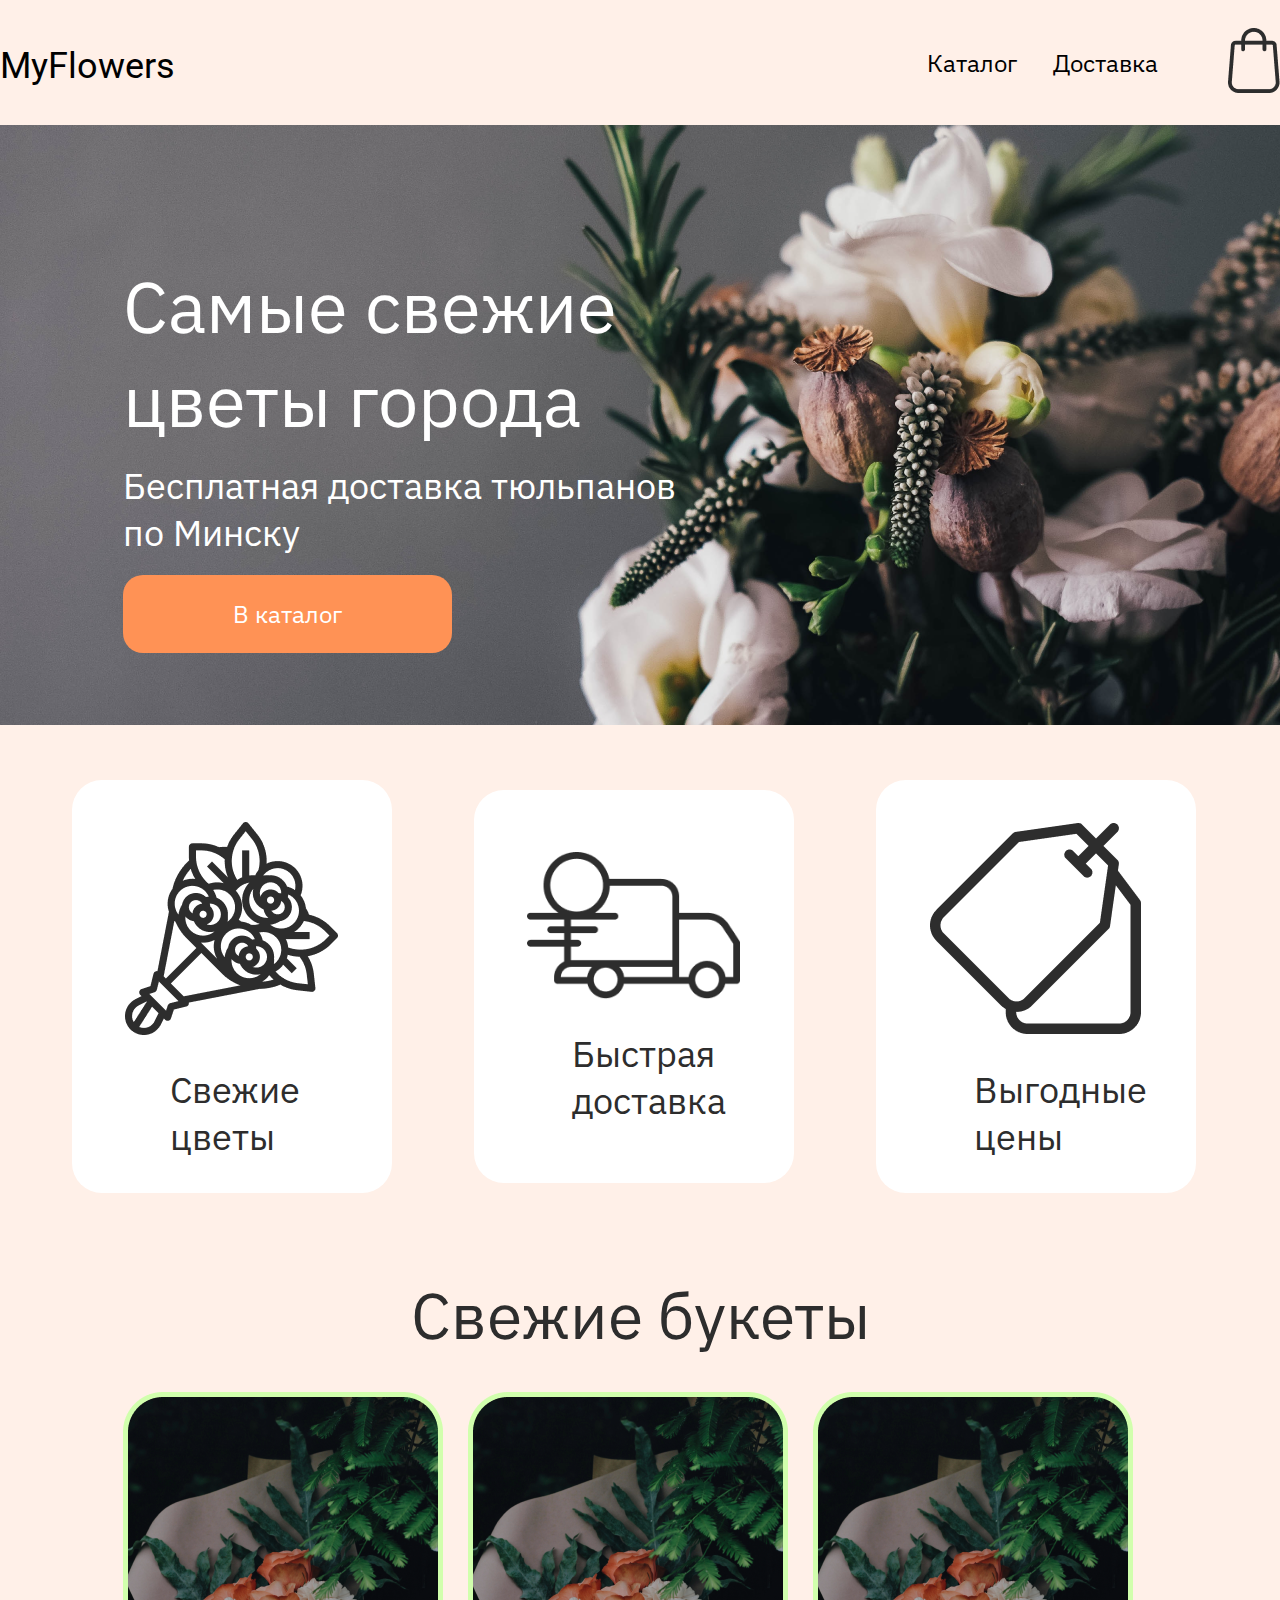
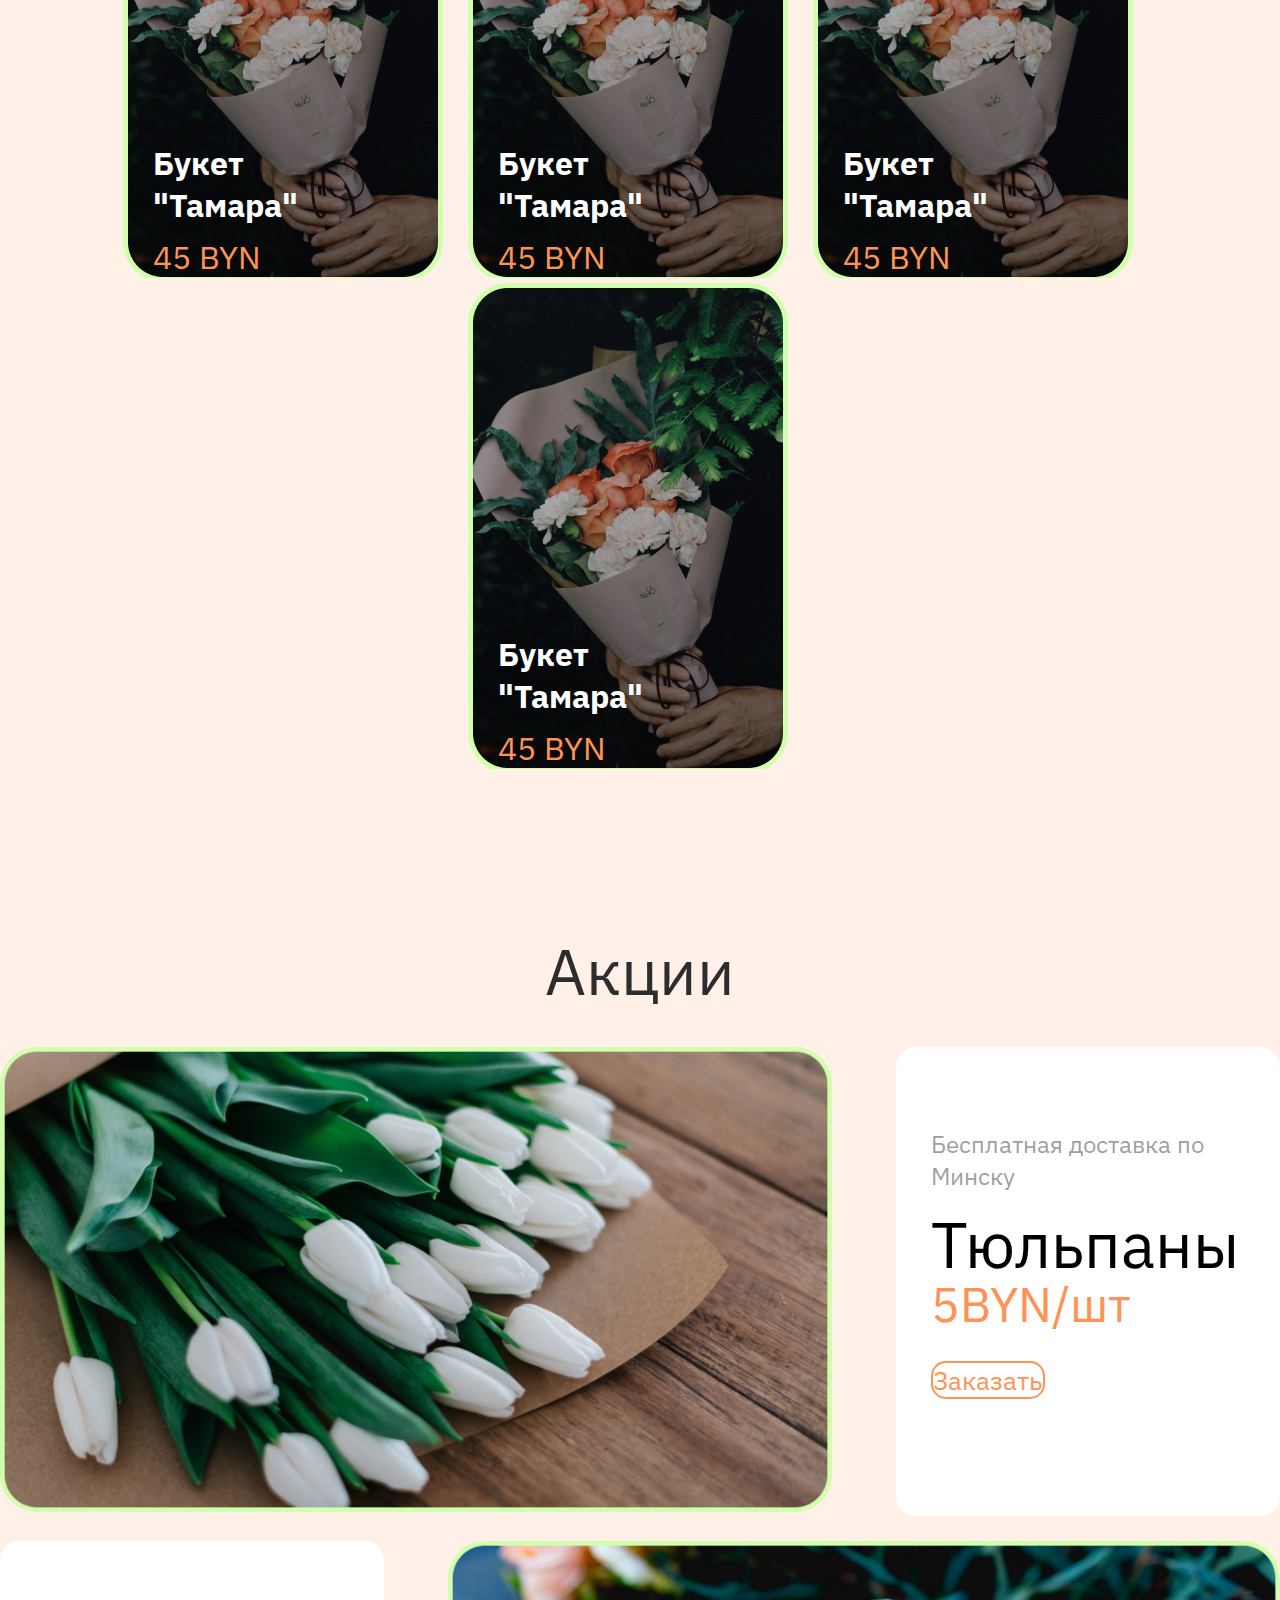
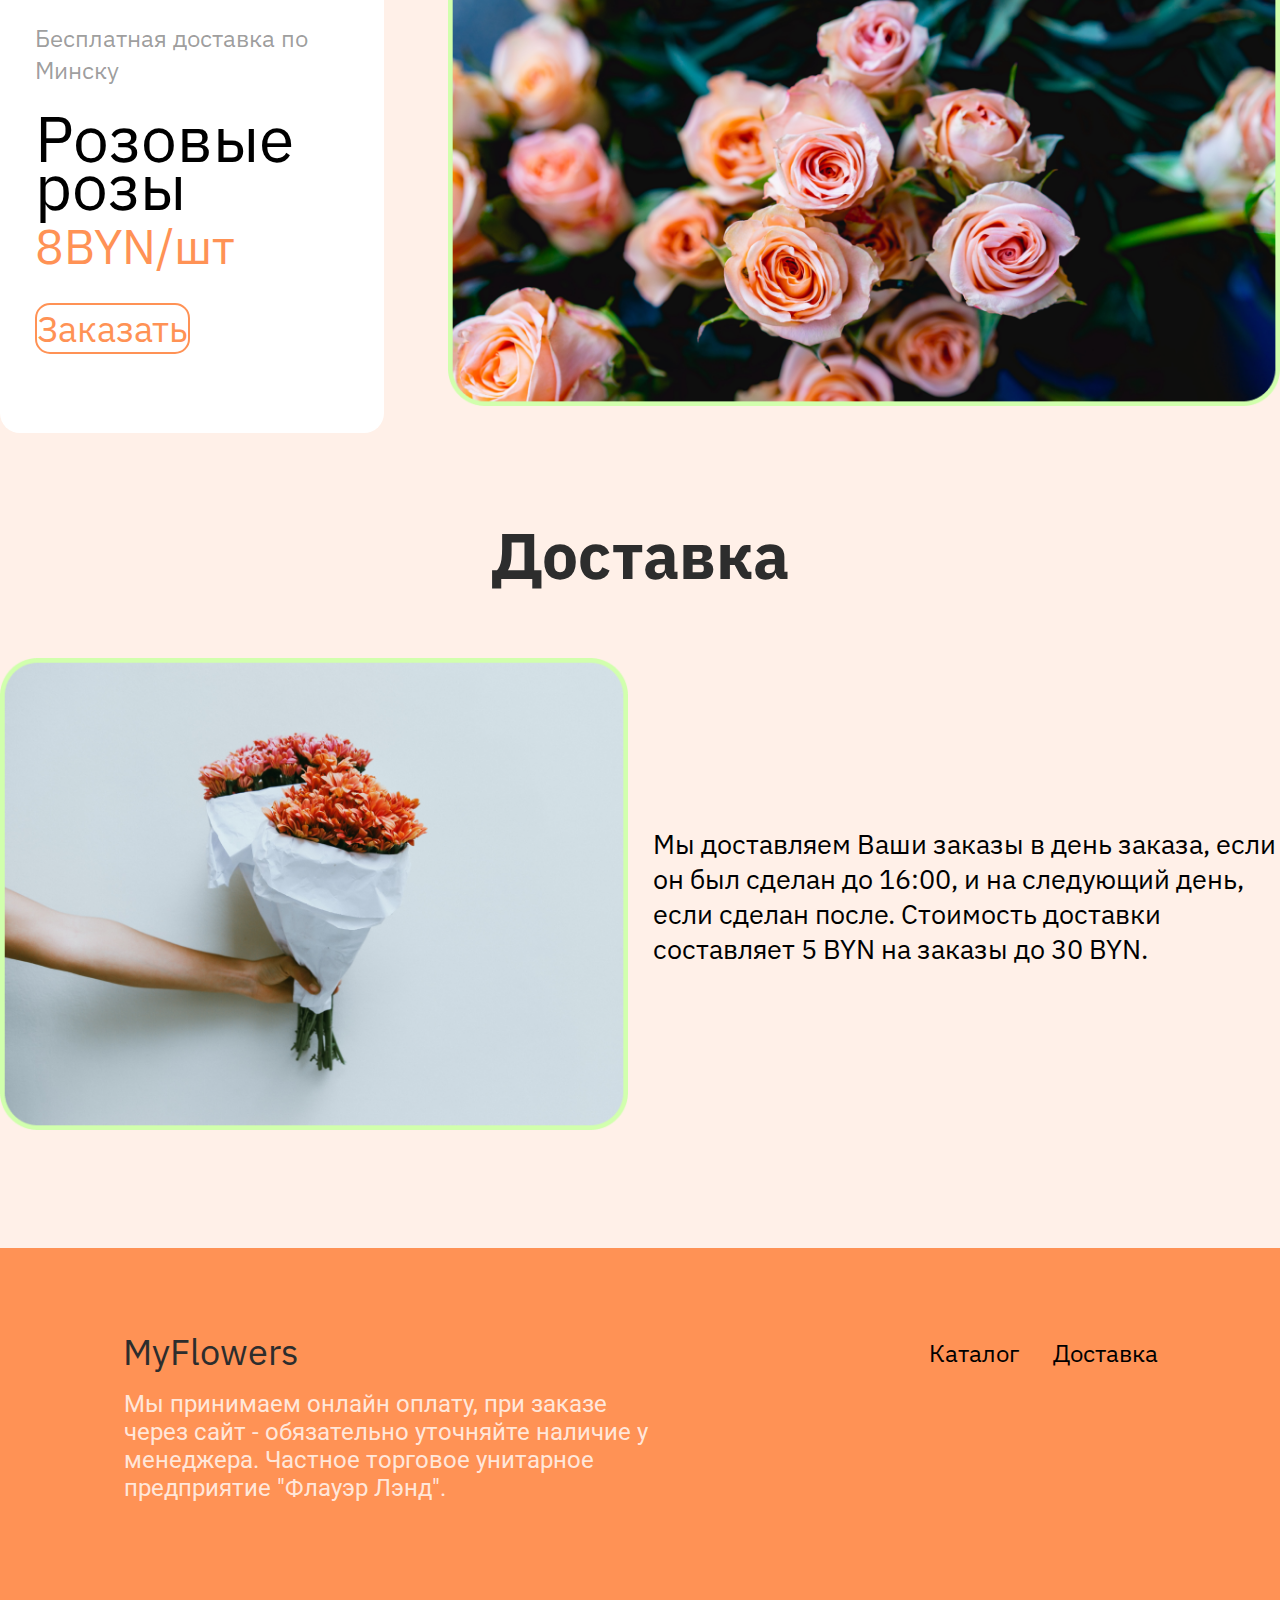
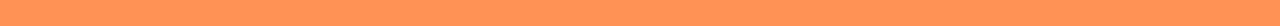
<file: index.html>
<!DOCTYPE html>
<html lang="en">

<head>
    <meta charset="UTF-8">
    <meta http-equiv="X-UA-Compatible" content="IE=edge">
    <meta name="viewport" content="width=device-width, initial-scale=1.0">
    <title>Document</title>
    <link rel="stylesheet" href="style.css">
    <link rel="preconnect" href="https://fonts.gstatic.com">
    <link href="https://fonts.googleapis.com/css2?family=IBM+Plex+Sans:wght@300;400&family=Roboto&display=swap" rel="stylesheet">
</head>

<body>
    <div class="container">
        <header>
            <h2 class="inheader">MyFlowers</h2>
            <div class="nav">
                <nav class="header">
                    <a class="head" href="catalog.html">Каталог</a>
                    <a class="head" href="tovar.html">Доставка</a>
                </nav>
                <a class="img" href="#"><img src="images/packet.png" alt=""></a>
        </header>
        <main>
            <div class="catalog">
                <div class="in-catalog">
                    <h1>Самые свежие цветы города</h1>
                    <p class="p-catalog">Бесплатная доставка тюльпанов по Минску</p>
                    <a class="a-catalog" href="catalog.html">В каталог</a>
                </div>
            </div>
            <div class="properties">
                <div class="fresh-flowers">
                    <img class="fresh-flowers-img" src="images/freshboqett.png" alt="">
                    <p class="fresh-flowers-p">Свежие цветы</p>
                </div>
                <div class="fast-getting">
                    <img class="fast-getting-img" src="images/fastbring.png" alt="">
                    <p class="fast-getting-p">Быстрая доставка</p>
                </div>
                <div class="nice-prices">
                    <img class="nice-prices-img" src="images/goodprices.png" alt="">
                    <p class="nice-prices-p">Выгодные цены</p>
                </div>
            </div>
            <div class="fresh-bouqet">
                <h2 class="fresh-bouqet-h2">Свежие букеты</h2>
                <div class="variants">
                    <div class="tamara">
                        <h3 class="tamara-h3">Букет "Тамара"</h3>
                        <p class="tamara-p">45 BYN</p>
                    </div>
                    <div class="tamara">
                        <h3 class="tamara-h3">Букет "Тамара"</h3>
                        <p class="tamara-p">45 BYN</p>
                    </div>
                    <div class="tamara">
                        <h3 class="tamara-h3">Букет "Тамара"</h3>
                        <p class="tamara-p">45 BYN</p>
                    </div>
                    <div class="tamara">
                        <h3 class="tamara-h3">Букет "Тамара"</h3>
                        <p class="tamara-p">45 BYN</p>
                    </div>
                </div>
            </div>
            <div class="sales">
                <h2 class="sales-h2">Акции</h2>
                <div class="tulips">
                    <div class="tulips-img"><img src="images/tulbpanbl.png" alt="" class="tulipani"></div>
                    <div class="tulips-order">
                        <p class="tulips-order-p">Бесплатная доставка по Минску</p>
                        <h2 class="tulips-order-h2">Тюльпаны</h2>
                        <p class="tulips-order-h2-2">5BYN/шт</p>
                        <a class="tulips-order-a" href="#">Заказать</a>
                    </div>
                </div>
                <div class="pink-roses">
                    <div class="pink-roses-order">
                        <p class="roses-order-p">Бесплатная доставка по Минску</p>
                        <h2 class="roses-order-h2">Розовые розы</h2>
                        <p class="roses-order-p-2">8BYN/шт</p>
                        <a class="roses-order-a" href="">Заказать</a>
                    </div>
                    <div class="pink-roses-img"><img class="roses" src="images/roses.png" alt=""></div>
                </div>

            </div>
            <div class="bringing">
                <h2 class="bringing-h2">Доставка</h2>
                <div class="in-bringing">
                    <div class="bringing-img"><img src="images/dostavka.png" alt=""></div>
                    <div class="bringing-text">
                        <p class="bringing-p">Мы доставляем Ваши заказы в день заказа, если он был сделан до 16:00, и на следующий день, если сделан после. Стоимость доставки составляет 5 BYN на заказы до 30 BYN.</p>
                    </div>
                </div>
            </div>

        </main>

        </div>
        <footer>
            <div class="contacts">
                <h2 class="footer-h2">MyFlowers</h2>
                <p class="footer-p">Мы принимаем онлайн оплату, при заказе через сайт - обязательно уточняйте наличие у менеджера. Частное торговое унитарное предприятие "Флауэр Лэнд".</p>
            </div>
            <div class="navigation">
                <nav class="footer-nav">
                    <a class="footer-nav-a" href="catalog.html">Каталог</a>
                    <a class="footer-nav-a" href="#">Доставка</a>
                </nav>
            </div>
        </footer>
    </div>

    </div>

</body>

</html>
</file>
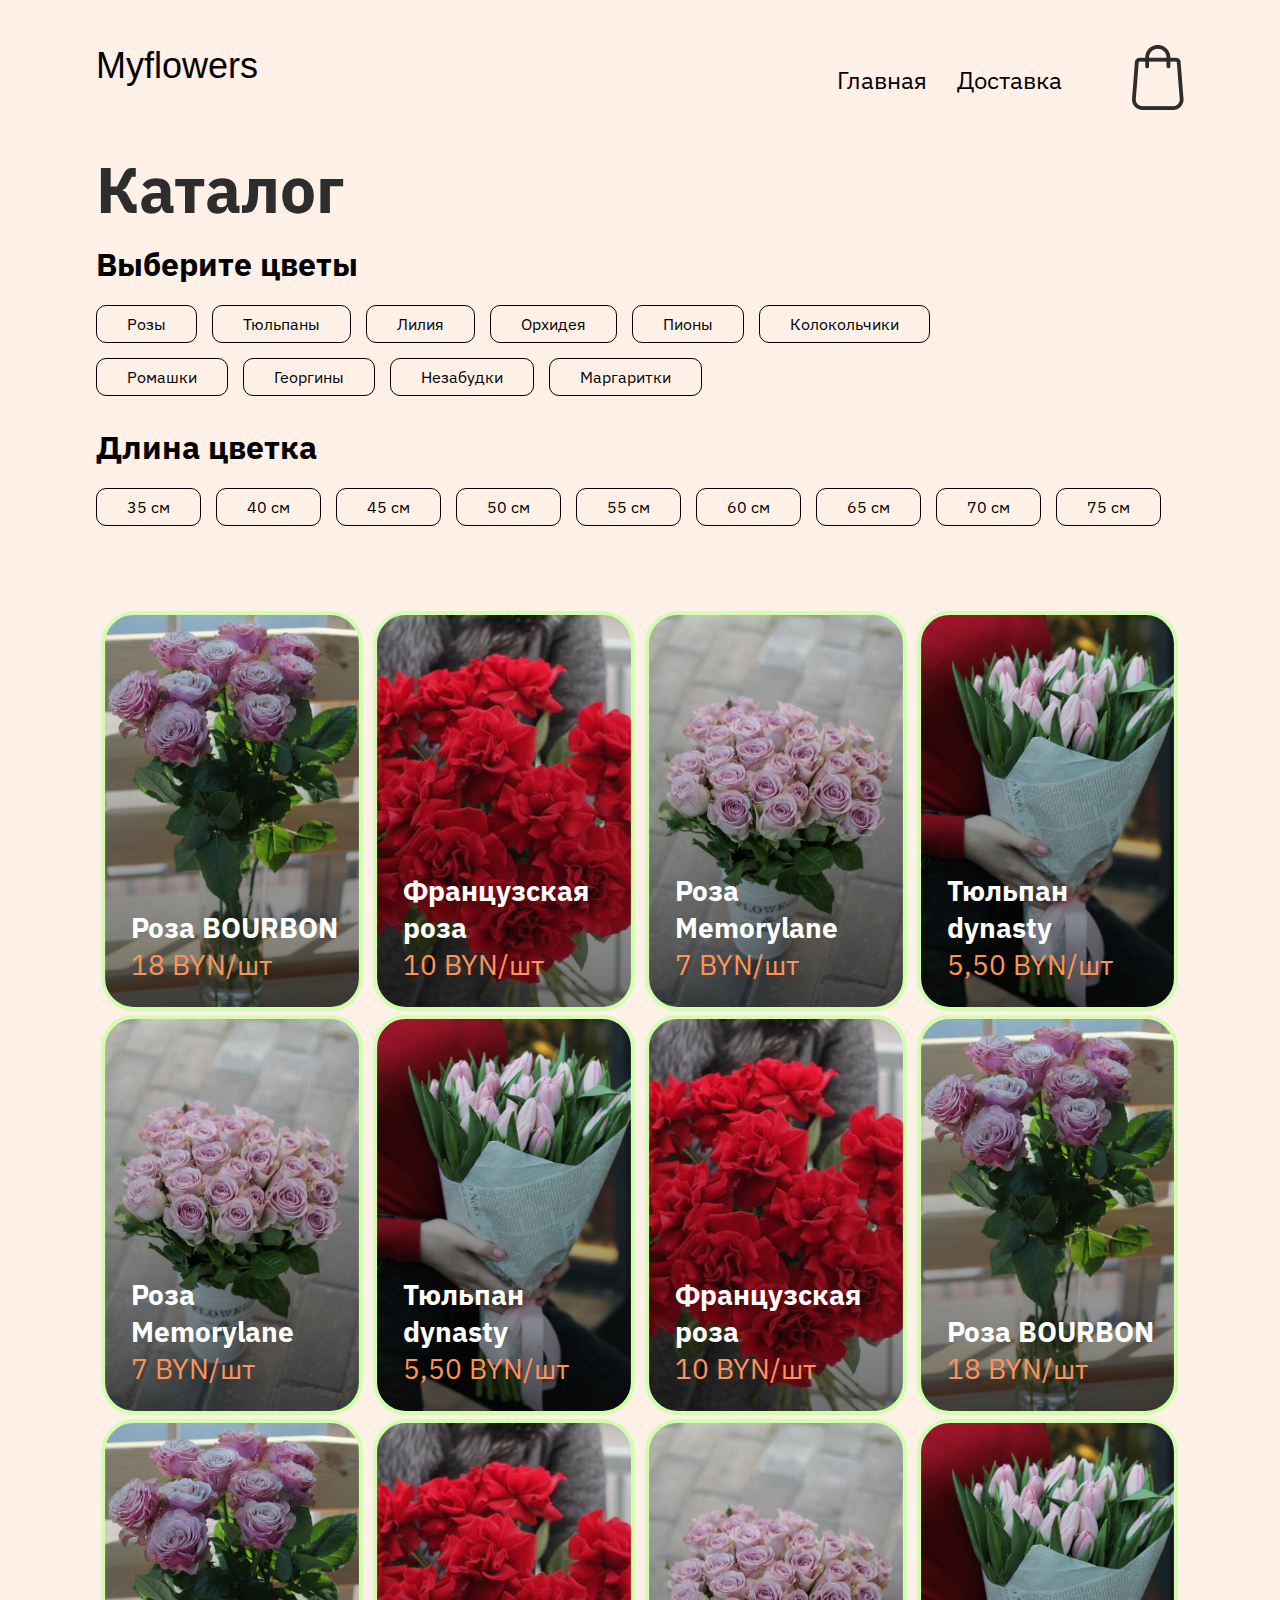
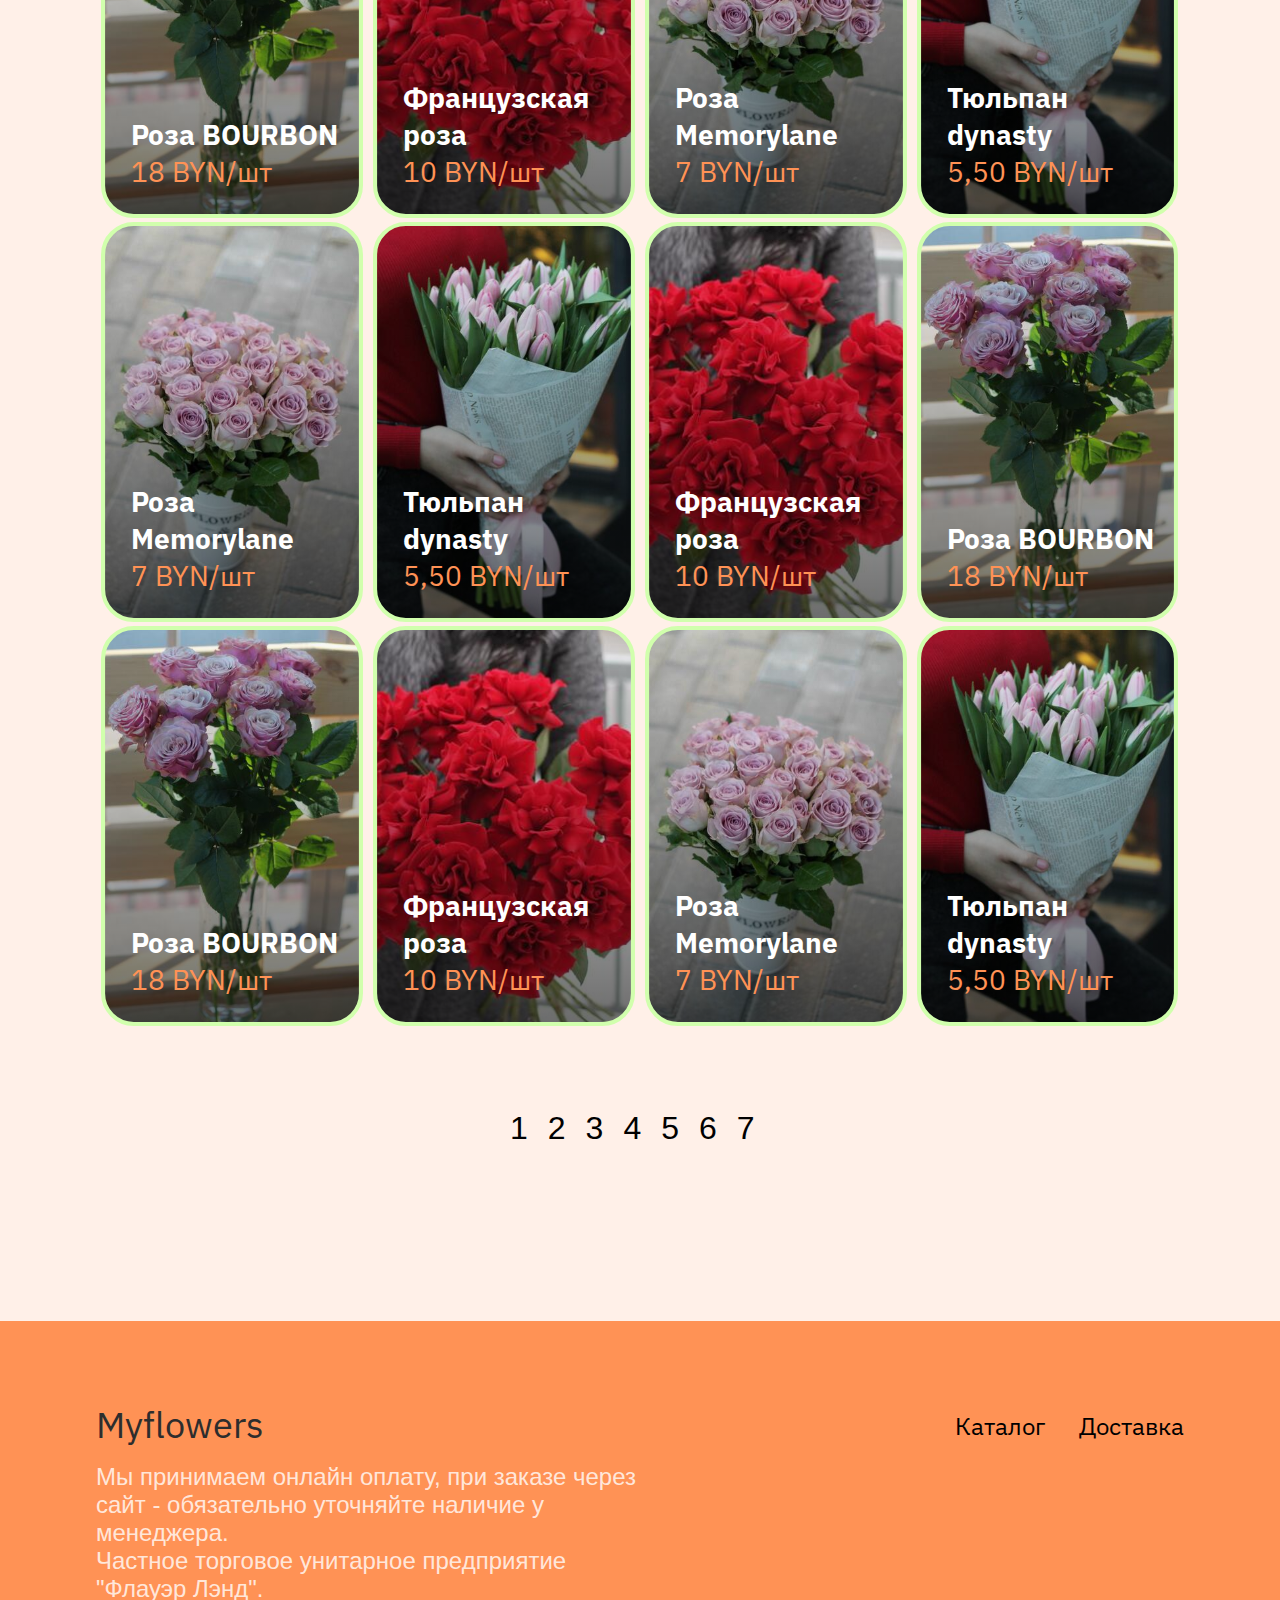
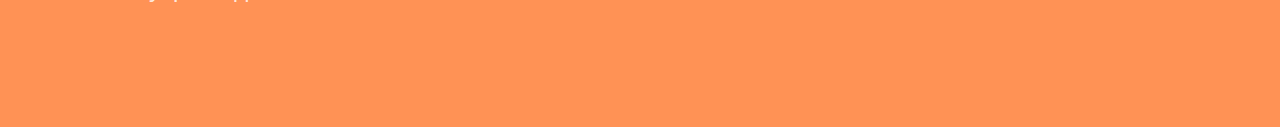
<file: catalog.html>
<!DOCTYPE html>
<html lang="ru">

<head>
    <meta charset="UTF-8">
    <meta http-equiv="X-UA-Compatible" content="IE=edge">
    <meta name="viewport" content="width=device-width, initial-scale=1.0">
    <title>Document</title>
    <link rel="stylesheet" href="catalog.css">
    <link rel="preconnect" href="https://fonts.gstatic.com">
    <link href="https://fonts.googleapis.com/css2?family=IBM+Plex+Sans:wght@300;400&display=swap" rel="stylesheet">
</head>

<body id="catalog">
    <div class="container">
        <header>
            <a class="head" href="index.html"><h1 class="inheader">Myflowers</h1></a>
            <div class="nav">
                <nav class="header">
                    <a class="head" href="index.html">Главная</a>
                    <a class="head" href="tovar.html">Доставка</a>
                </nav>
                <a class="img" href="#"><img src="images/packet.png" alt=""></a>
        </header>
        <div class="header-block">
            <h2>Каталог</h2>
            <div class="choose-flower">
                <h3>Выберите цветы</h3>
                <div class="choose-flower-a">
                    <a href="#">Розы</a><a href="#">Тюльпаны</a><a href="#">Лилия</a><a href="#">Орхидея</a><a
                        href="#">Пионы</a><a href="#">Колокольчики</a><a href="#">Ромашки</a><a href="#">Георгины</a><a
                        href="#">Незабудки</a><a href="#">Маргаритки</a>
                </div>
            </div>
            <div class="flower-length">
                <h3>Длина цветка</h3>
                <div class="flower-length-a">
                    <a href="#">35 см</a><a href="#">40 см</a><a href="#">45 см</a><a href="#">50 см</a><a href="#">55
                        см</a><a href="#">60 см</a><a href="#">65 см</a><a href="#">70 см</a><a href="#">75 см</a>
                </div>
            </div>
        </div>
        <main>
            <div class="all-flowers">
                <a href="#"><img src="images/flower-1.svg" alt="">
                    <div class="commit">
                        <h4>Роза BOURBON</h4>
                        <p>18 BYN/шт</p>
                    </div>
                </a>
                <a href="#"><img src="images/flower-2.svg" alt="">
                    <div class="commit">
                        <h4>Французская роза</h4>
                        <p>10 BYN/шт</p>
                    </div>
                </a>
                <a href="#"><img src="images/flower-3.svg" alt="">
                    <div class="commit">
                        <h4>Роза Memorylane</h4>
                        <p>7 BYN/шт</p>
                    </div>
                </a>
                <a href="#"><img src="images/flower-4.svg" alt="">
                    <div class="commit">
                        <h4>Тюльпан dynasty</h4>
                        <p>5,50 BYN/шт</p>
                    </div>
                </a>
                <a href="#"><img src="images/flower-3.svg" alt="">
                    <div class="commit">
                        <h4>Роза Memorylane</h4>
                        <p>7 BYN/шт</p>
                    </div>
                </a>
                <a href="#"><img src="images/flower-4.svg" alt="">
                    <div class="commit">
                        <h4>Тюльпан dynasty</h4>
                        <p>5,50 BYN/шт</p>
                    </div>
                </a>
                <a href="#"><img src="images/flower-2.svg" alt="">
                    <div class="commit">
                        <h4>Французская роза</h4>
                        <p>10 BYN/шт</p>
                    </div>
                </a>
                <a href="#"><img src="images/flower-1.svg" alt="">
                    <div class="commit">
                        <h4>Роза BOURBON</h4>
                        <p>18 BYN/шт</p>
                    </div>
                </a>
                <a href="#"><img src="images/flower-1.svg" alt="">
                    <div class="commit">
                        <h4>Роза BOURBON</h4>
                        <p>18 BYN/шт</p>
                    </div>
                </a>
                <a href="#"><img src="images/flower-2.svg" alt="">
                    <div class="commit">
                        <h4>Французская роза</h4>
                        <p>10 BYN/шт</p>
                    </div>
                </a>
                <a href="#"><img src="images/flower-3.svg" alt="">
                    <div class="commit">
                        <h4>Роза Memorylane</h4>
                        <p>7 BYN/шт</p>
                    </div>
                </a>
                <a href="#"><img src="images/flower-4.svg" alt="">
                    <div class="commit">
                        <h4>Тюльпан dynasty</h4>
                        <p>5,50 BYN/шт</p>
                    </div>
                </a>
                <a href="#"><img src="images/flower-3.svg" alt="">
                    <div class="commit">
                        <h4>Роза Memorylane</h4>
                        <p>7 BYN/шт</p>
                    </div>
                </a>
                <a href="#"><img src="images/flower-4.svg" alt="">
                    <div class="commit">
                        <h4>Тюльпан dynasty</h4>
                        <p>5,50 BYN/шт</p>
                    </div>
                </a>
                <a href="#"><img src="images/flower-2.svg" alt="">
                    <div class="commit">
                        <h4>Французская роза</h4>
                        <p>10 BYN/шт</p>
                    </div>
                </a>
                <a href="#"><img src="images/flower-1.svg" alt="">
                    <div class="commit">
                        <h4>Роза BOURBON</h4>
                        <p>18 BYN/шт</p>
                    </div>
                </a>
                <a href="#"><img src="images/flower-1.svg" alt="">
                    <div class="commit">
                        <h4>Роза BOURBON</h4>
                        <p>18 BYN/шт</p>
                    </div>
                </a>
                <a href="#"><img src="images/flower-2.svg" alt="">
                    <div class="commit">
                        <h4>Французская роза</h4>
                        <p>10 BYN/шт</p>
                    </div>
                </a>
                <a href="#"><img src="images/flower-3.svg" alt="">
                    <div class="commit">
                        <h4>Роза Memorylane</h4>
                        <p>7 BYN/шт</p>
                    </div>
                </a>
                <a href="#"><img src="images/flower-4.svg" alt="">
                    <div class="commit">
                        <h4>Тюльпан dynasty</h4>
                        <p>5,50 BYN/шт</p>
                    </div>
                </a>
            </div>
        </main>
        <div class="footer-block">
            <a href="#">1</a><a href="#">2</a><a href="#">3</a><a href="#">4</a><a href="#">5</a><a href="#">6</a><a
                href="#">7</a>
        </div>
    </div>
    <footer>
        <div class="container-footer">
            <nav>
                <div class="contacts">
                    <a class="footer-h5" href="index.html"><h5 class="footer-h5">Myflowers</h5></a>
                    <p class="footer-p">Мы принимаем онлайн оплату, при заказе через сайт - обязательно уточняйте
                        наличие у
                        менеджера. <br> Частное торговое унитарное предприятие "Флауэр Лэнд".</p>
                </div>
                <div class="footer-nav">
                    <a class="footer-nav-a" href="catalog.html">Каталог</a>
                    <a class="footer-nav-a" href="#">Доставка</a>
                </div>
            </nav>
        </div>
    </footer>
</body>

</html>
</file>
<file: style.css>
* {
    margin: 0;
    padding: 0;
    box-sizing: border-box;
}

.inheader {
    font-family: 'Roboto', sans-serif;
    font-weight: 400;
    font-size: 36px;
    margin-top: 45px;
}

.header {
    font-family: 'IBM Plex Sans', sans-serif;
    font-weight: 400;
    font-size: 24px;
}

.head {
    text-decoration: none;
    color: #000;
    margin-right: 30px;
}

header {
    display: flex;
    justify-content: space-between;
    padding-bottom: 28px;
}

.nav {
    margin-top: 28px;
    display: flex;
    align-items: center;
}

img {
    max-width: 100%;
}

.img {
    margin-left: 40px;
}

.catalog {
    background-image: url(images/bigmain.png);
    max-height: 600px;
}

h1 {
    font-family: 'IBM Plex Sans', sans-serif;
    font-weight: 400;
    font-size: 72px;
    color: #fff;
    max-width: 545px;
    margin-left: 123px;
}

.p-catalog {
    font-family: 'IBM Plex Sans', sans-serif;
    font-weight: 400;
    font-size: 36px;
    color: #fff;
    max-width: 600px;
    font-family: 'IBM Plex Sans', sans-serif;
    margin-left: 123px;
    margin-top: 15px;
    padding-bottom: 42px;
}

.a-catalog {
    font-family: 'IBM Plex Sans', sans-serif;
    font-weight: 400;
    font-size: 24px;
    color: #fff;
    text-decoration: none;
    background-color: #FF9255;
    padding-top: 23px;
    padding-bottom: 23px;
    padding-right: 110px;
    padding-left: 110px;
    border-radius: 20px;
    margin-right: 123px;
    margin-left: 123px;
    margin-top: 19px;
}

.in-catalog {
    padding-top: 134px;
    padding-bottom: 146px;
    display: block;
}

.properties {
    padding-top: 55px;
    display: flex;
    justify-content: center;
    align-items: center;
    margin-left: 70px;
    padding-bottom: 80px;
}

.fresh-flowers {
    margin-right: 82px;
    max-width: 320px;
    max-height: 413px;
    background-color: #fff;
    border-radius: 30px;
}

.fast-getting {
    margin-right: 82px;
    max-width: 320px;
    max-height: 413px;
    background-color: #fff;
    border-radius: 30px;
    padding-top: 20px;
}

.fresh-flowers-p {
    font-size: 36px;
    font-weight: 400;
    color: #2D2D2D;
    max-width: 124px;
    margin: auto;
    font-family: 'IBM Plex Sans', sans-serif;
    margin: auto;
    padding-bottom: 59px;
}

.fresh-flowers-img {
    padding-top: 42px;
    padding-bottom: 27px;
    padding-right: 54px;
    padding-left: 53px;
}

.fast-getting-p {
    font-size: 36px;
    font-weight: 400;
    color: #2D2D2D;
    max-width: 124px;
    margin: auto;
    font-family: 'IBM Plex Sans', sans-serif;
    margin: auto;
    padding-bottom: 59px;
}

.fast-getting-img {
    padding-top: 42px;
    padding-bottom: 27px;
    padding-right: 54px;
    padding-left: 53px;
}

.nice-prices {
    margin-right: 82px;
    max-width: 320px;
    max-height: 413px;
    background-color: #fff;
    border-radius: 30px;
}

.nice-prices-p {
    font-size: 36px;
    font-weight: 400;
    color: #2D2D2D;
    max-width: 124px;
    margin: auto;
    font-family: 'IBM Plex Sans', sans-serif;
    margin: auto;
    padding-bottom: 59px;
}

.nice-prices-img {
    padding-top: 42px;
    padding-bottom: 27px;
    padding-right: 54px;
    padding-left: 53px;
}

body {
    background-color: #FFF0E8;
}

.fresh-bouqet-h2 {
    font-size: 64px;
    font-weight: 400;
    font-family: 'IBM Plex Sans', sans-serif;
    color: #2D2D2D;
    text-align: center;
    padding-bottom: 35px;
}

.tamara {
    margin-right: 25px;
    background-image: url(images/tamaraboqett.png);
    max-width: 320px;
    max-height: 490px;
}

.variants {
    display: flex;
    justify-content: center;
}

.tamara-h3 {
    font-family: 'IBM Plex Sans', sans-serif;
    font-weight: 400px;
    font-size: 32px;
    color: #fff;
    margin-top: 350px;
    padding-left: 30px;
    margin-right: 70px;
    flex-wrap: nowrap;
}

.tamara-p {
    font-family: 'IBM Plex Sans', sans-serif;
    font-weight: 400px;
    font-size: 32px;
    color: #FF9255;
    margin-top: 10px;
    margin-left: 30px;
}

.variants {
    padding-bottom: 155px;
}

.sales-h2 {
    font-family: 'IBM Plex Sans', sans-serif;
    font-size: 64px;
    font-weight: 400;
    color: #2D2D2D;
    text-align: center;
    padding-bottom: 34px;
}

.tulips-order {
    background-color: #fff;
    border-radius: 20px;
    display: block;
    width: 30%;
    padding-left: 35px;
    padding-right: 53px;
    padding-top: 81px;
    padding-bottom: 81px;
}

.tulips {
    display: flex;
    justify-content: space-between;
}

.tulips-img,
.pink-roses-img {
    width: 65%;
}

.tulips-order-p {
    font-weight: 400;
    font-size: 24px;
    color: rgba(0, 0, 0, 0.4);
    font-family: 'IBM Plex Sans', sans-serif;
}

.tulips-order-h2 {
    font-size: 64px;
    font-weight: 400;
    font-family: 'IBM Plex Sans', sans-serif;
    line-height: 48px;
    margin-top: 28px;
}

.tulips-order-h2-2 {
    font-size: 48px;
    font-weight: 400;
    color: rgba(255, 146, 85, 1);
    font-family: 'IBM Plex Sans', sans-serif;
    margin-top: 5px;
    padding-bottom: 28px;
}

.tulips-order-a {
    font-size: 36px;
    font-weight: 400;
    color: rgba(255, 146, 85, 1);
    text-decoration: none;
    border: 2px solid #FF9255;
    border-radius: 15px;
    font-family: 'IBM Plex Sans', sans-serif;
    max-width: 100%;
}

.pink-roses {
    display: flex;
    margin-top: 25px;
    justify-content: space-between;
}

.pink-roses-order {
    background-color: #fff;
    border-radius: 20px;
    display: block;
    width: 30%;
    padding-left: 35px;
    padding-right: 53px;
    padding-top: 81px;
    padding-bottom: 81px;
}

.roses-order-p {
    font-weight: 400;
    font-size: 24px;
    color: rgba(0, 0, 0, 0.4);
    font-family: 'IBM Plex Sans', sans-serif;
}

.roses-order-h2 {
    font-size: 64px;
    font-weight: 400;
    font-family: 'IBM Plex Sans', sans-serif;
    line-height: 48px;
    margin-top: 28px;
}

.roses-order-p-2 {
    font-size: 48px;
    font-weight: 400;
    color: rgba(255, 146, 85, 1);
    font-family: 'IBM Plex Sans', sans-serif;
    margin-top: 5px;
    padding-bottom: 28px;
}

.roses-order-a {
    font-size: 36px;
    font-weight: 400;
    color: rgba(255, 146, 85, 1);
    text-decoration: none;
    border: 2px solid #FF9255;
    border-radius: 15px;
    font-family: 'IBM Plex Sans', sans-serif;
    margin-top: 28px;
    max-width: 100%;
}

.bringing-h2 {
    font-size: 64px;
    font-family: 'IBM Plex Sans', sans-serif;
    color: rgba(45, 45, 45, 1);
    text-align: center;
    margin-bottom: 61px;
}

.bringing {
    margin-top: 80px;
    padding-bottom: 114px;
}

.in-bringing {
    display: flex;
    align-items: center;
}

.bringing-p {
    font-family: 'IBM Plex Sans', sans-serif;
    font-size: 42px;
    font-weight: 400;
    color: rgba(0, 0, 0, 1);
    max-width: 665px;
    margin-left: 25px;
}

footer {
    background-color: #FF9255;
    display: flex;
    justify-content: space-between;
}

.footer-h2 {
    font-size: 36px;
    font-weight: 400;
    font-family: 'IBM Plex Sans', sans-serif;
    padding-top: 80px;
    margin-left: 123px;
    color: rgba(45, 45, 45, 1);
}

.footer-p {
    font-family: 'Roboto', sans-serif;
    font-size: 24px;
    font-weight: 400;
    color: rgba(255, 255, 255, 0.8);
    max-width: 549px;
    margin-left: 124px;
    margin-top: 15px;
}

.footer-nav-a {
    text-decoration: none;
    font-family: 'IBM Plex Sans', sans-serif;
    font-size: 24px;
    font-weight: 400;
    color: rgba(0, 0, 0, 1);
    margin-left: 30px;
}

.contacts {
    padding-bottom: 124px;
}

.navigation {
    margin-right: 122px;
    margin-top: 89px;
}

.container {
    max-width: 1355px;
    margin: auto;
}

@media(max-width: 1355px) {
    .variants {
        flex-wrap: wrap;
    }
    .tamara {
        margin-bottom: 5px;
    }
    .bringing-p {
        font-size: 27px;
    }
}

@media(max-width: 1317px) {
    .tulips-order-a {
        font-size: 26px;
    }
}

@media(max-width: 1275px) {
    .tulipani,
    .roses {
        width: 90%;
    }
}

@media(max-width: 1135px) {
    .tulips-order-h2,
    .roses-order-h2 {
        font-size: 42px;
    }
}

@media(max-width: 768px) {
    .roses-order-p-2,
    .tulips-order-h2-2 {
        font-size: 32px;
    }
}

@media(max-width: 1024px){
    .tulips-order{
        margin-right: 70px;
        padding-bottom: 50px;
        padding-top: 40px;
    }
    .tulips-order-p{
        font-size: 16px;
    }
    .tulips-order-h2{
        font-size: 28px ;
    }
    .tulips-order-h2-2{
        font-size: 24px;
    }
    .tulips-order-a{
        font-size: 18px;
        padding-right: 12px;
        padding-left: 12px;
        padding-top: 8px;
        padding-bottom: 8px;
    }
    .pink-roses-order{
        margin-right: 70px;
        padding-bottom: 50px;
        padding-top: 40px;
    }
    .roses-order-p{
        font-size: 16px;
    }
    .roses-order-h2{
        font-size: 28px ;
    }
    .roses-order-p-2{
        font-size: 24px;
    }
    .roses-order-a{
        font-size: 18px;
        padding-right: 12px;
        padding-left: 12px;
        padding-top: 8px;
        padding-bottom: 8px;
    }
}

@media(max-width: 768px){
    .fresh-flowers-p{
        font-size: 26px;
    }
    .fast-getting-p{
        font-size: 26px;
    }
    .nice-prices-p{
        font-size: 26px;
    }
    .tulips-order-p{
        font-size: 14px;
    }
    .tulips-order-h2{
        font-size: 26px;
        margin-top: 1px;
    }
    .tulips-order-h2-2{
        font-size: 22px;
    }
    .tulips-order-a{
        font-size: 16px;
        padding-right: 10px;
        padding-left: 10px;
        padding-top: 6px;
        padding-bottom: 6px;
    }
    .tulips-order{
        padding-top: 30px;
        padding-bottom: 10px;
    }
    .roses-order-p{
        font-size: 14px;
    }
    .roses-order-h2{
        font-size: 26px;
        margin-top: 1px;
    }
    .roses-order-p-2{
        font-size: 22px;
        padding-bottom: 20px;
    }
    .roses-order-a{
        font-size: 16px;
        padding-right: 10px;
        padding-left: 10px;
        padding-top: 6px;
        padding-bottom: 6px;
    }
}

@media(max-width:613px){
    h1{
        font-size: 62px;
    }
    .p-catalog{
        font-size: 24px;
    }
    .nice-prices-img{
        padding-top: 22px;
        padding-right: 34px;
        padding-bottom: 7px;
        padding-left: 33px;
    }
    .nice-prices-p{
        font-size: 24px;
        padding-right: 15px;
        padding-bottom: 30px;
        padding-left: 5px;
    }
    .fast-getting-img{
        padding-top: 22px;
        padding-right: 34px;
        padding-bottom: 7px;
        padding-left: 33px;
    }
    .fast-getting-p{
        font-size: 24px;
        padding-right: 15px;
        padding-bottom: 30px;
        padding-left: 5px;
    }
    .fresh-flowers-img{
        padding-top: 22px;
        padding-right: 34px;
        padding-bottom: 7px;
        padding-left: 33px;
    }
    .fresh-flowers-p{
        font-size: 24px;
        padding-right: 15px;
        padding-bottom: 30px;
        padding-left: 5px;
    }
}

@media(max-width: 425px){
    .inheader{
        font-size: 32px;
    }
    .head{
        margin-right: 10px;
        font-size: 16px;
    }
    h1{
        font-size: 48px;
        margin-left: 40px;
    }
    .p-catalog{
        margin-left: 40px;
    }
    .a-catalog{
        padding-right: 30px;
        padding-top: 15px;
        padding-left: 30px;
        padding-bottom: 15px;
    }
    .fresh-flowers{
        margin-right: 40px;
    }
    .fast-getting{
        margin-right: 40px;
    }
    .tulips-order-p{
        font-size: 10px;
    }
    .tulips-order-h2{
        font-size: 20px;
    }
    .tulips-order-h2-2{
        font-size: 18px;
        padding-bottom: 10px;
    }
    .roses-order-p{
        font-size: 10px;
    }
    .roses-order-h2{
        font-size: 20px;
    }
    .roses-order-p-2{
        font-size: 18px;
        padding-bottom: 10px;
    }
    .tulips-order{
        margin-right: 20px;
    }
    .pink-roses-order{
        margin-right: 20px;
    }
    .footer-h2{
        margin-left: 80px;
    }
    .footer-p{
        margin-left: 80px;
    }
}

@media(max-width: 375px){
    .inheader{
        font-size: 26px;
    }
    .img{
        max-width: 36px;
        max-height: 40px;
        margin-right: 10px;
    }
    .a-catalog{
        padding-right: 20px;
        padding-top: 10px;
        padding-left: 20px;
        padding-bottom: 10px;
        font-size: 18px;
    }
    h1{
        margin-left: 20px;
    }
    .p-catalog{
        margin-left: 20px;
    }
    .fresh-flowers-p, .fast-getting-p, .nice-prices-p{
        font-size: 18px;
    }
    .tulips-order-h2-2{
        padding-bottom: 20px;
    }
    .tulips-order-a{
        margin-right: 80px;
    }
    .tulips-order-h2{
        padding-right: 20px;
    }
    .footer-h2, .footer-p{
        margin-left: 40px;
    }
}

@media(max-width: 320px){
    .inheader{
        font-size: 20px;
    }
    .head{
        font-size: 12px;
    }
    h1{
        font-size: 36px;
    }
    .a-catalog{
        padding-right: 10px;
        padding-top: 5px;
        padding-left: 10px;
        padding-bottom: 5px;
        font-size: 12px;
        margin-right: 10px;
    }
    .fresh-flowers-p, .fast-getting-p, .nice-prices-p{
        font-size: 12px;
    }
    .fast-getting-img{
        padding: 12px 24px 3px 23px;
    }
    .fresh-flowers-img{
        padding: 12px 24px 3px 23px;
    }
    .footer-h2{
        font-size: 26px;
    }
    .footer-p{
        font-size: 18px;
    }
}
</file>
<file: catalog.css>
*{
    margin: 0;
    padding: 0;
    box-sizing: border-box;
}

#catalog img{
    max-width: 100%;
}

#catalog {
    background-color: #FFF0E8;
}

#catalog .container{
    max-width: 1355px;
    margin: auto;
}

#catalog .container-footer{
    max-width: 1355px;
    margin: auto;
}

#catalog .inheader {
    font-family: 'Roboto', sans-serif;
    font-weight: 400;
    font-size: 36px;

}

#catalog .header {
    font-family: 'IBM Plex Sans', sans-serif;
    font-weight: 400;
    font-size: 24px;
}

#catalog .head {
    text-decoration: none;
    color: #000;
    margin-right: 30px;
}

#catalog header {
    display: flex;
    justify-content: space-between;
    padding-bottom: 33px;
    margin-top: 45px;
}

#catalog .nav {
    display: flex;
    align-items: center;
}

#catalog .img {
    margin-left: 40px;
}

#catalog .header-block h2{
    font-size: 64px;
    color: #2D2D2D;
}

#catalog .header-block a{
    text-decoration: none;
    padding: 8px 30px;
    border: 1px solid black;
    border-radius: 10px;
    margin-right: 15px;
    display: inline-block;
    color: #000000;
    margin-bottom: 15px;
}

#catalog .header-block a:hover{
    background-color: #FF9255;
    border: none;
    padding: 9px 31px;
}

#catalog .header-block{
    font-family: 'IBM Plex Sans', sans-serif;
}

#catalog .choose-flower-a{
    max-width: 937px;
}

#catalog .choose-flower h3{
    font-size: 32px;
    margin-top: 12px;
    margin-bottom: 20px;
}

#catalog .flower-length h3{
    margin-top: 15px;
    margin-bottom: 20px;
    font-size: 32px;
}

#catalog main{
    margin-top: 70px;
}

#catalog .all-flowers{
    display: flex;
    flex-wrap: wrap;
    font-family: 'IBM Plex Sans', sans-serif;
}

#catalog .all-flowers a{
    text-decoration: none;
    position: relative;
    width: 25%;
    margin-bottom: 25px;
}

#catalog .commit{
    position: absolute;
    bottom: 32px;
    left: 30px;
    font-size: 32px;
}

#catalog .commit h4{

    color: #FFF;
}

#catalog .commit p{
    color: #FF9255;
}

#catalog .footer-block a{
    text-decoration: none;
    color: #000000;
    margin-right: 20px;
    font-size: 32px;
    font-family: 'Roboto', sans-serif;
}
#catalog .footer-block{
    max-width: 260px; 
    margin: auto;
    margin-top: 80px;
    margin-bottom: 174px;
}

#catalog footer{
    background-color: #FF9255;
}

#catalog .footer-h5{
    font-size: 36px;
    font-weight: 400;
    font-family: 'IBM Plex Sans', sans-serif;
    margin-top: 80px;
    color: rgba(45, 45, 45, 1);
    text-decoration: none;
}

#catalog .footer-p{
    font-family: 'Roboto', sans-serif;
    font-size: 24px;
    font-weight: 400;
    color: rgba(255, 255, 255, 0.8);
    max-width: 549px;
    margin-top: 15px;
}

#catalog .footer-nav-a{
    text-decoration: none;
    font-family: 'IBM Plex Sans', sans-serif;
    font-size: 24px;
    font-weight: 400;
    color: rgba(0, 0, 0, 1);
    margin-left: 30px;
}

#catalog .footer-nav {
    margin-top: 89px;
}

#catalog .contacts{
    padding-bottom: 124px;
}

#catalog nav{
    display: flex;
    justify-content: space-between;
}

@media (max-width: 1440px) {
    #catalog .container{
        max-width: 85%;
    }

    #catalog .container-footer{
        max-width: 85%;
    } 

    #catalog .all-flowers a{
        width:  24%;
        flex-wrap: wrap;
        margin: auto;
        justify-content: space-between;
        
    }

    #catalog .commit{
        font-size: 28px;
    }
}

@media (max-width: 1160px) {
    #catalog .all-flowers a{
        width:  26%;
    }

    #catalog .footer-h5{
        font-size: 26px;
    }

    #catalog .footer-nav-a{
        margin-left: 20px;
    }

    #catalog .footer-p {
        max-width: 400px;
        font-size: 20px;
    }
}

@media (max-width: 950px) {
    #catalog .all-flowers a{
        width:  40%;
    }

    #catalog .commit{
        font-size: 25px;
    }
}

@media (max-width: 812px) {
    #catalog nav{
        display: block;
    }

    #catalog .contacts{
        padding-bottom: 0;
        padding-top: 30px;
    }

    #catalog .footer-h5{
        margin-top: 0;
    }

    #catalog .footer-nav{
        margin-top: 20px;
        padding-bottom: 30px;
    }
    
    #catalog .footer-nav-a{
        margin-right: 30px;
        margin-left: 0;
    }
}

@media (max-width: 712px) {
    #catalog header{
        display: block;
    }
}

@media (max-width: 532px) {
    #catalog .all-flowers a{
        width:  320px;
    }

    #catalog .footer-nav-a{
        margin-right: 12px;
    }
}
</file>
